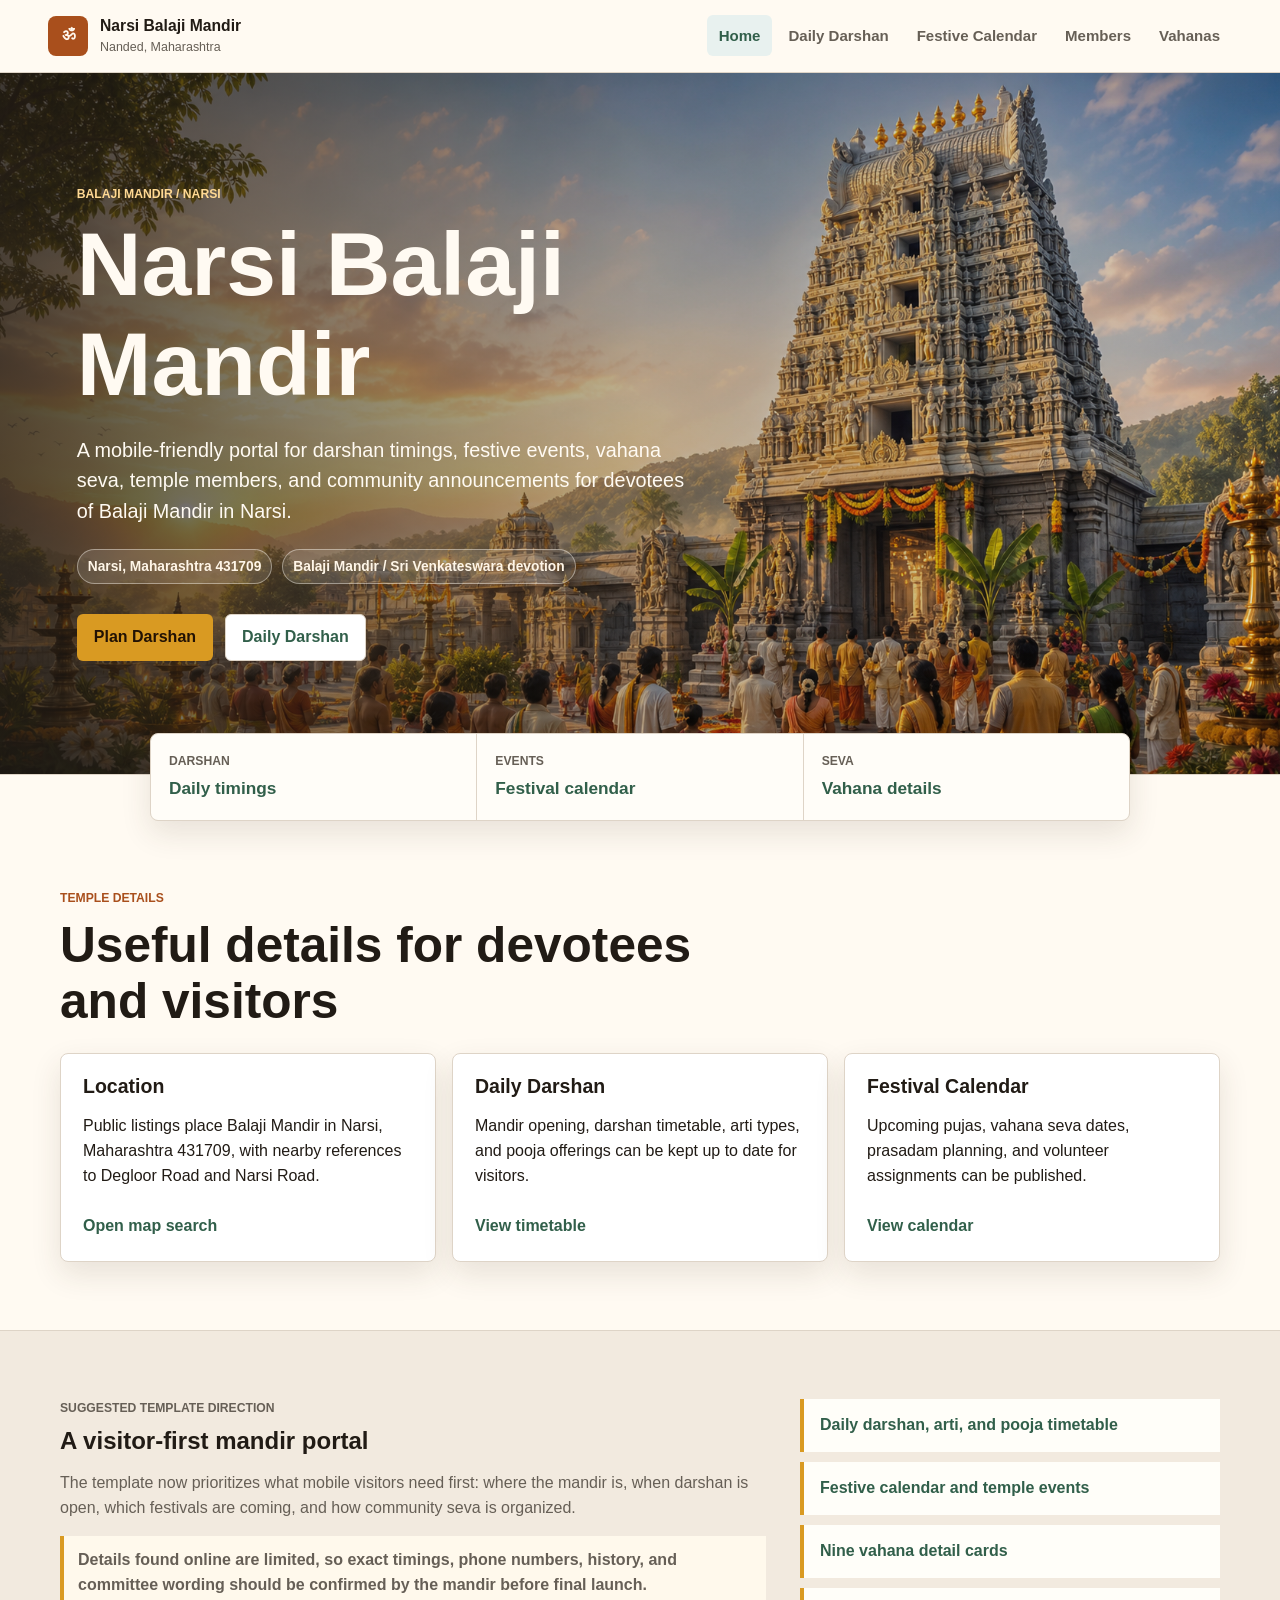
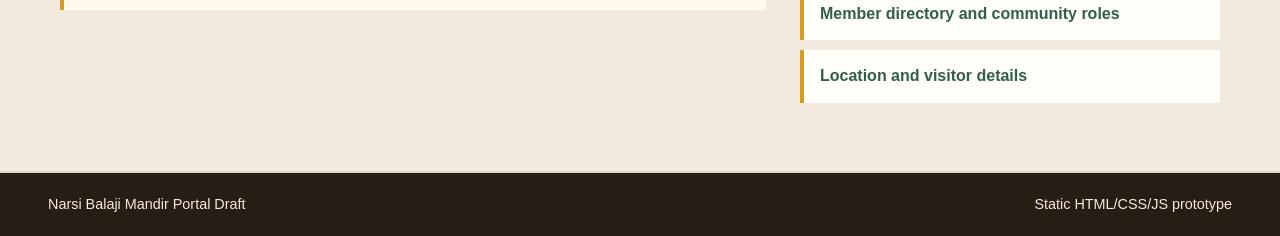
<file: index.html>
<!doctype html>
<html lang="en">
<head>
  <meta charset="utf-8">
  <meta name="viewport" content="width=device-width, initial-scale=1">
  <title>Narsi Balaji Mandir Portal</title>
  <link rel="stylesheet" href="assets/css/styles.css">
</head>
<body>
  <header class="site-header">
    <a class="brand" href="index.html" aria-label="Narsi Balaji Mandir home">
      <span class="brand-mark">ॐ</span>
      <span>
        <strong>Narsi Balaji Mandir</strong>
        <small>Nanded, Maharashtra</small>
      </span>
    </a>
    <button class="nav-toggle" type="button" aria-label="Toggle navigation" aria-expanded="false">Menu</button>
    <nav class="site-nav" aria-label="Primary navigation">
      <a href="index.html" data-nav="home">Home</a>
      <a href="daily-darshan.html" data-nav="daily-darshan">Daily Darshan</a>
      <a href="festive-calendar.html" data-nav="festive-calendar">Festive Calendar</a>
      <a href="members.html" data-nav="members">Members</a>
      <a href="vahanas.html" data-nav="vahanas">Vahanas</a>
    </nav>
  </header>

  <main>
    <section class="hero">
      <img src="assets/images/narsi-balaji-hero.png" alt="Illustration of a Balaji mandir inspired courtyard">
      <div class="hero-content">
        <p class="eyebrow">Balaji Mandir / Narsi</p>
        <h1>Narsi Balaji Mandir</h1>
        <p>
          A mobile-friendly portal for darshan timings, festive events, vahana
          seva, temple members, and community announcements for devotees of
          Balaji Mandir in Narsi.
        </p>
        <div class="hero-meta" aria-label="Temple quick facts">
          <span>Narsi, Maharashtra 431709</span>
          <span>Balaji Mandir / Sri Venkateswara devotion</span>
        </div>
        <div class="hero-actions">
          <a class="button primary" href="daily-darshan.html">Plan Darshan</a>
          <a class="button secondary" href="daily-darshan.html">Daily Darshan</a>
        </div>
      </div>
    </section>

    <section class="visitor-strip" aria-label="Visitor highlights">
      <a href="daily-darshan.html">
        <span>Darshan</span>
        <strong>Daily timings</strong>
      </a>
      <a href="festive-calendar.html">
        <span>Events</span>
        <strong>Festival calendar</strong>
      </a>
      <a href="vahanas.html">
        <span>Seva</span>
        <strong>Vahana details</strong>
      </a>
    </section>

    <section class="section" id="temple-details">
      <div class="section-heading">
        <p class="eyebrow">Temple details</p>
        <h2>Useful details for devotees and visitors</h2>
      </div>
      <div class="info-grid">
        <article class="info-panel">
          <h3>Location</h3>
          <p>Public listings place Balaji Mandir in Narsi, Maharashtra 431709, with nearby references to Degloor Road and Narsi Road.</p>
          <a class="text-link" href="https://www.google.com/maps/search/?api=1&query=Balaji%20Mandir%20Narsi%20Maharashtra%20431709" target="_blank" rel="noreferrer">Open map search</a>
        </article>
        <article class="info-panel">
          <h3>Daily Darshan</h3>
          <p>Mandir opening, darshan timetable, arti types, and pooja offerings can be kept up to date for visitors.</p>
          <a class="text-link" href="daily-darshan.html">View timetable</a>
        </article>
        <article class="info-panel">
          <h3>Festival Calendar</h3>
          <p>Upcoming pujas, vahana seva dates, prasadam planning, and volunteer assignments can be published.</p>
          <a class="text-link" href="festive-calendar.html">View calendar</a>
        </article>
      </div>
    </section>

    <section class="section split-band" id="community">
      <div>
        <p class="eyebrow">Suggested template direction</p>
        <h2>A visitor-first mandir portal</h2>
        <p>
          The template now prioritizes what mobile visitors need first: where the
          mandir is, when darshan is open, which festivals are coming, and how
          community seva is organized.
        </p>
        <p class="source-note">Details found online are limited, so exact timings, phone numbers, history, and committee wording should be confirmed by the mandir before final launch.</p>
      </div>
      <div class="module-list">
        <a href="daily-darshan.html">Daily darshan, arti, and pooja timetable</a>
        <a href="festive-calendar.html">Festive calendar and temple events</a>
        <a href="vahanas.html">Nine vahana detail cards</a>
        <a href="members.html">Member directory and community roles</a>
        <a href="index.html#temple-details">Location and visitor details</a>
      </div>
    </section>
  </main>

  <footer class="site-footer">
    <span>Narsi Balaji Mandir Portal Draft</span>
    <span>Static HTML/CSS/JS prototype</span>
  </footer>

  <script src="assets/js/app.js"></script>
</body>
</html>
</file>
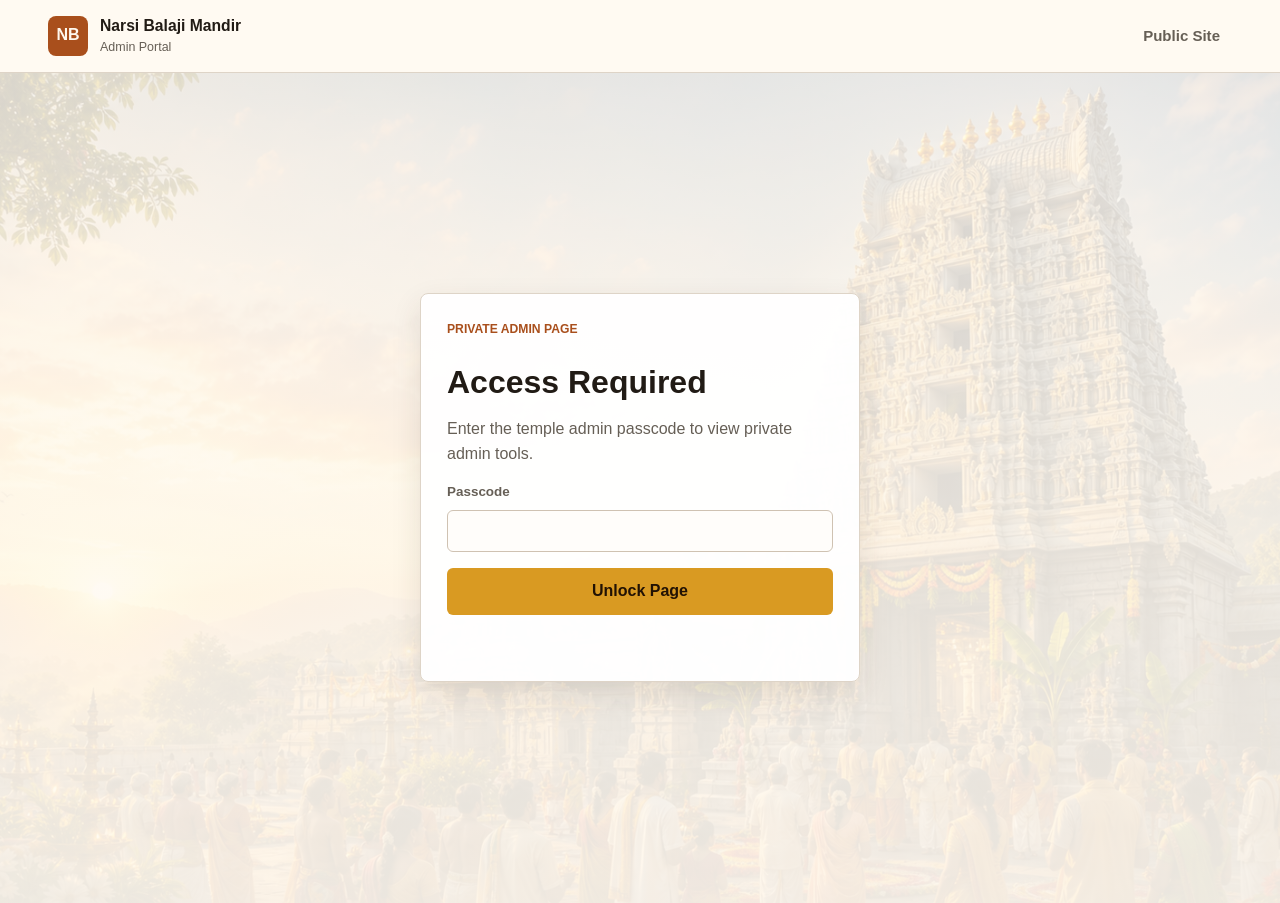
<file: admin.html>
<!doctype html>
<html lang="en">
<head>
  <meta charset="utf-8">
  <meta name="viewport" content="width=device-width, initial-scale=1">
  <title>Admin | Narsi Balaji Mandir</title>
  <link rel="stylesheet" href="assets/css/styles.css">
</head>
<body data-page="admin" data-private="true">
  <header class="site-header">
    <a class="brand" href="index.html" aria-label="Narsi Balaji Mandir home">
      <span class="brand-mark">NB</span>
      <span><strong>Narsi Balaji Mandir</strong><small>Admin Portal</small></span>
    </a>
    <button class="nav-toggle" type="button" aria-label="Toggle navigation" aria-expanded="false">Menu</button>
    <nav class="site-nav" aria-label="Admin navigation">
      <a href="index.html">Public Site</a>
    </nav>
  </header>

  <main class="page-shell admin-shell">
    <section class="page-title">
      <p class="eyebrow">Private admin</p>
      <h1>Mandir Content Manager</h1>
      <p>Add, edit, or delete festive calendar events, darshan highlights, timetable rows, arti types, and pooja offerings shown on the public pages.</p>
    </section>

    <section class="admin-tabs" aria-label="Admin sections">
      <a href="#eventsAdmin">Events</a>
      <a href="#highlightsAdmin">Timings</a>
      <a href="#scheduleAdmin">Darshan Table</a>
      <a href="#artiAdmin">Artis</a>
      <a href="#poojaAdmin">Poojas</a>
    </section>

    <section id="eventsAdmin" class="admin-section">
      <div class="section-heading">
        <p class="eyebrow">Festive calendar</p>
        <h2>Manage events</h2>
      </div>
      <form id="adminEventForm" class="form-panel">
        <input id="adminEventId" type="hidden">
        <div class="form-grid">
          <label>Event name<input id="adminEventName" type="text" required></label>
          <label>Date<input id="adminEventDate" type="date" required></label>
          <label>Time<input id="adminEventTime" type="text" placeholder="Example: 6:30 PM"></label>
          <label>
            Type
            <select id="adminEventType" required>
              <option value="Festival">Festival</option>
              <option value="Pooja">Pooja</option>
              <option value="Seva">Seva</option>
              <option value="Community">Community</option>
            </select>
          </label>
        </div>
        <label>Details<textarea id="adminEventDetails" rows="4" required></textarea></label>
        <div class="admin-actions">
          <button class="button primary" type="submit">Save Event</button>
          <button id="resetEventForm" class="button secondary" type="button">Clear</button>
        </div>
      </form>
      <div id="adminEventList" class="admin-list" aria-live="polite"></div>
    </section>

    <section id="highlightsAdmin" class="admin-section">
      <div class="section-heading">
        <p class="eyebrow">Top timing cards</p>
        <h2>Manage darshan highlights</h2>
      </div>
      <form id="adminHighlightForm" class="form-panel">
        <input id="adminHighlightId" type="hidden">
        <div class="form-grid">
          <label>Label<input id="adminHighlightLabel" type="text" placeholder="Opening" required></label>
          <label>Main timing<input id="adminHighlightValue" type="text" placeholder="5:30 AM" required></label>
        </div>
        <label>Description<textarea id="adminHighlightDescription" rows="3" required></textarea></label>
        <div class="admin-actions">
          <button class="button primary" type="submit">Save Timing</button>
          <button id="resetHighlightForm" class="button secondary" type="button">Clear</button>
        </div>
      </form>
      <div id="adminHighlightList" class="admin-list" aria-live="polite"></div>
    </section>

    <section id="scheduleAdmin" class="admin-section">
      <div class="section-heading">
        <p class="eyebrow">Daily darshan</p>
        <h2>Manage timetable rows</h2>
      </div>
      <form id="adminScheduleForm" class="form-panel">
        <input id="adminScheduleId" type="hidden">
        <div class="form-grid">
          <label>Time<input id="adminScheduleTime" type="text" placeholder="6:30 AM - 12:30 PM" required></label>
          <label>Activity<input id="adminScheduleActivity" type="text" placeholder="Morning Darshan" required></label>
        </div>
        <label>Details<textarea id="adminScheduleDetails" rows="3" required></textarea></label>
        <div class="admin-actions">
          <button class="button primary" type="submit">Save Timetable Row</button>
          <button id="resetScheduleForm" class="button secondary" type="button">Clear</button>
        </div>
      </form>
      <div id="adminScheduleList" class="admin-list" aria-live="polite"></div>
    </section>

    <section id="artiAdmin" class="admin-section">
      <div class="section-heading">
        <p class="eyebrow">Arti types</p>
        <h2>Manage artis</h2>
      </div>
      <form id="adminArtiForm" class="form-panel">
        <input id="adminArtiId" type="hidden">
        <label>Arti name<input id="adminArtiName" type="text" placeholder="Sandhya Arti" required></label>
        <label>Description<textarea id="adminArtiDescription" rows="3" required></textarea></label>
        <div class="admin-actions">
          <button class="button primary" type="submit">Save Arti</button>
          <button id="resetArtiForm" class="button secondary" type="button">Clear</button>
        </div>
      </form>
      <div id="adminArtiList" class="admin-list" aria-live="polite"></div>
    </section>

    <section id="poojaAdmin" class="admin-section">
      <div class="section-heading">
        <p class="eyebrow">Poojas and seva</p>
        <h2>Manage pooja offerings</h2>
      </div>
      <form id="adminPoojaForm" class="form-panel">
        <input id="adminPoojaId" type="hidden">
        <label>Pooja name<input id="adminPoojaName" type="text" placeholder="Archana" required></label>
        <label>Description<textarea id="adminPoojaDescription" rows="3" required></textarea></label>
        <div class="admin-actions">
          <button class="button primary" type="submit">Save Pooja</button>
          <button id="resetPoojaForm" class="button secondary" type="button">Clear</button>
        </div>
      </form>
      <div id="adminPoojaList" class="admin-list" aria-live="polite"></div>
    </section>
  </main>

  <footer class="site-footer">
    <span>Narsi Balaji Mandir Admin Draft</span>
    <span>Static browser-storage prototype</span>
  </footer>

  <script src="assets/js/app.js"></script>
</body>
</html>
</file>
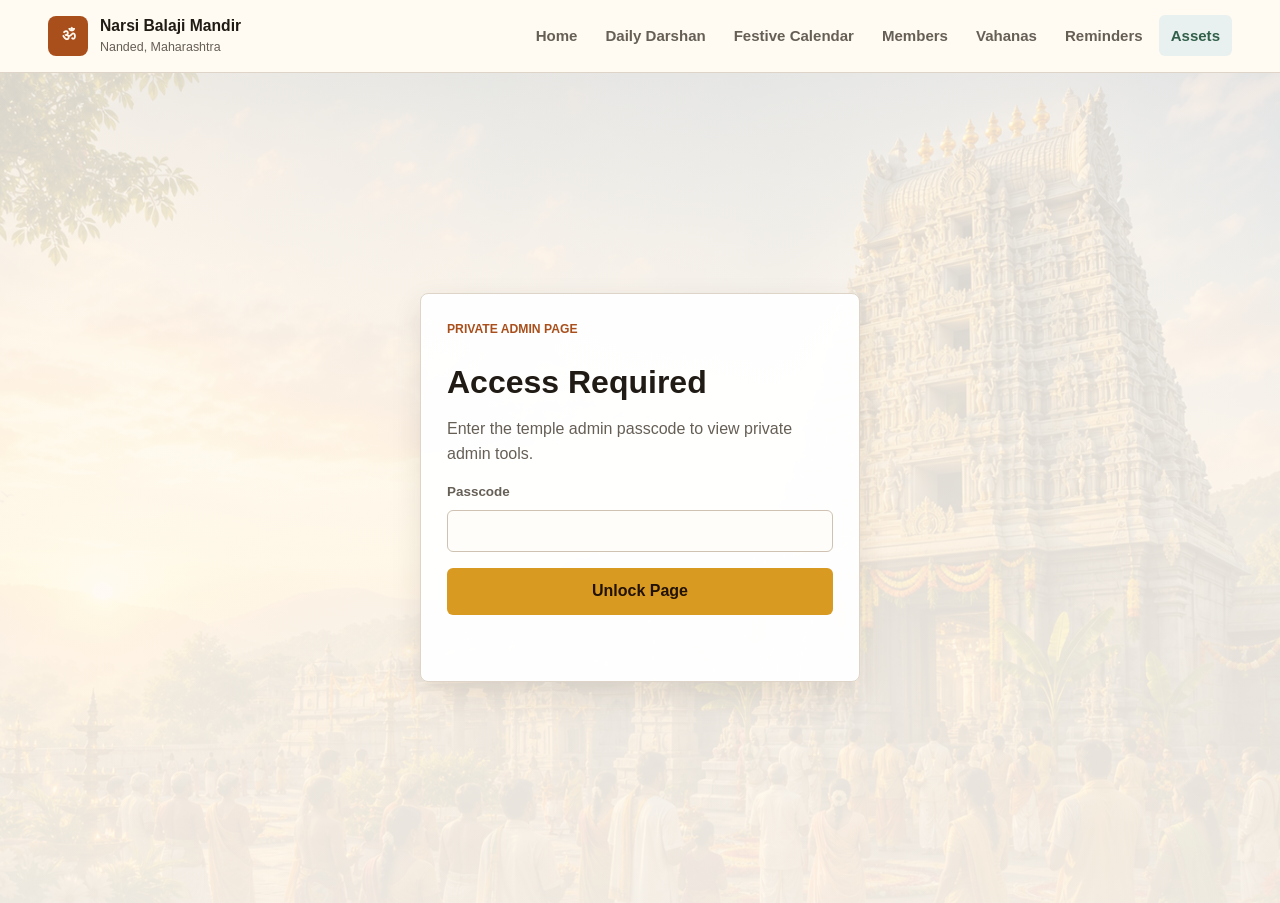
<file: assets.html>
<!doctype html>
<html lang="en">
<head>
  <meta charset="utf-8">
  <meta name="viewport" content="width=device-width, initial-scale=1">
  <title>Asset Declaration | Narsi Balaji Mandir</title>
  <link rel="stylesheet" href="assets/css/styles.css">
</head>
<body data-page="assets" data-private="true">
  <header class="site-header">
    <a class="brand" href="index.html" aria-label="Narsi Balaji Mandir home">
      <span class="brand-mark">ॐ</span>
      <span><strong>Narsi Balaji Mandir</strong><small>Nanded, Maharashtra</small></span>
    </a>
    <button class="nav-toggle" type="button" aria-label="Toggle navigation" aria-expanded="false">Menu</button>
    <nav class="site-nav" aria-label="Primary navigation">
      <a href="index.html" data-nav="home">Home</a>
      <a href="daily-darshan.html" data-nav="daily-darshan">Daily Darshan</a>
      <a href="festive-calendar.html" data-nav="festive-calendar">Festive Calendar</a>
      <a href="members.html" data-nav="members">Members</a>
      <a href="vahanas.html" data-nav="vahanas">Vahanas</a>
      <a href="reminders.html" data-nav="reminders">Reminders</a>
      <a href="assets.html" data-nav="assets">Assets</a>
    </nav>
  </header>

  <main class="page-shell">
    <section class="page-title">
      <p class="eyebrow">Temple asset records</p>
      <h1>Asset Declaration</h1>
      <p>Private admin page for member asset declarations, including temple-related donations, equipment, documents, or materials. Records are saved locally in this prototype.</p>
    </section>

    <section class="two-column">
      <form id="assetForm" class="form-panel">
        <h2>Declare an asset</h2>
        <label>
          Declared by
          <select id="assetMember" required></select>
        </label>
        <label>
          Asset type
          <select id="assetType" required>
            <option value="Jewellery">Jewellery</option>
            <option value="Vastra">Vastra</option>
            <option value="Utensils">Utensils</option>
            <option value="Documents">Documents</option>
            <option value="Equipment">Equipment</option>
            <option value="Other">Other</option>
          </select>
        </label>
        <label>
          Asset name
          <input id="assetName" type="text" placeholder="Example: Silver lamp" required>
        </label>
        <label>
          Estimated value
          <input id="assetValue" type="number" min="0" step="1" placeholder="Amount">
        </label>
        <label>
          Notes
          <textarea id="assetNotes" rows="4" placeholder="Condition, location, document reference"></textarea>
        </label>
        <button class="button primary" type="submit">Save Declaration</button>
      </form>

      <aside class="notice-panel">
        <h2>Private records</h2>
        <p>This draft has a local access gate. For real use, PHP login, server-side permissions, approval status, document uploads, and an audit log should be added.</p>
        <button id="exportAssets" class="button secondary" type="button">Export JSON</button>
      </aside>
    </section>

    <section class="section compact">
      <div class="section-heading">
        <p class="eyebrow">Local records</p>
        <h2>Declared assets</h2>
      </div>
      <div class="table-wrap">
        <table>
          <thead>
            <tr>
              <th>Member</th>
              <th>Type</th>
              <th>Asset</th>
              <th>Value</th>
              <th>Notes</th>
            </tr>
          </thead>
          <tbody id="assetTable"></tbody>
        </table>
      </div>
    </section>
  </main>

  <footer class="site-footer">
    <span>Narsi Balaji Mandir Portal Draft</span>
    <span>Prototype storage uses this browser only</span>
  </footer>

  <script src="assets/js/app.js"></script>
</body>
</html>
</file>
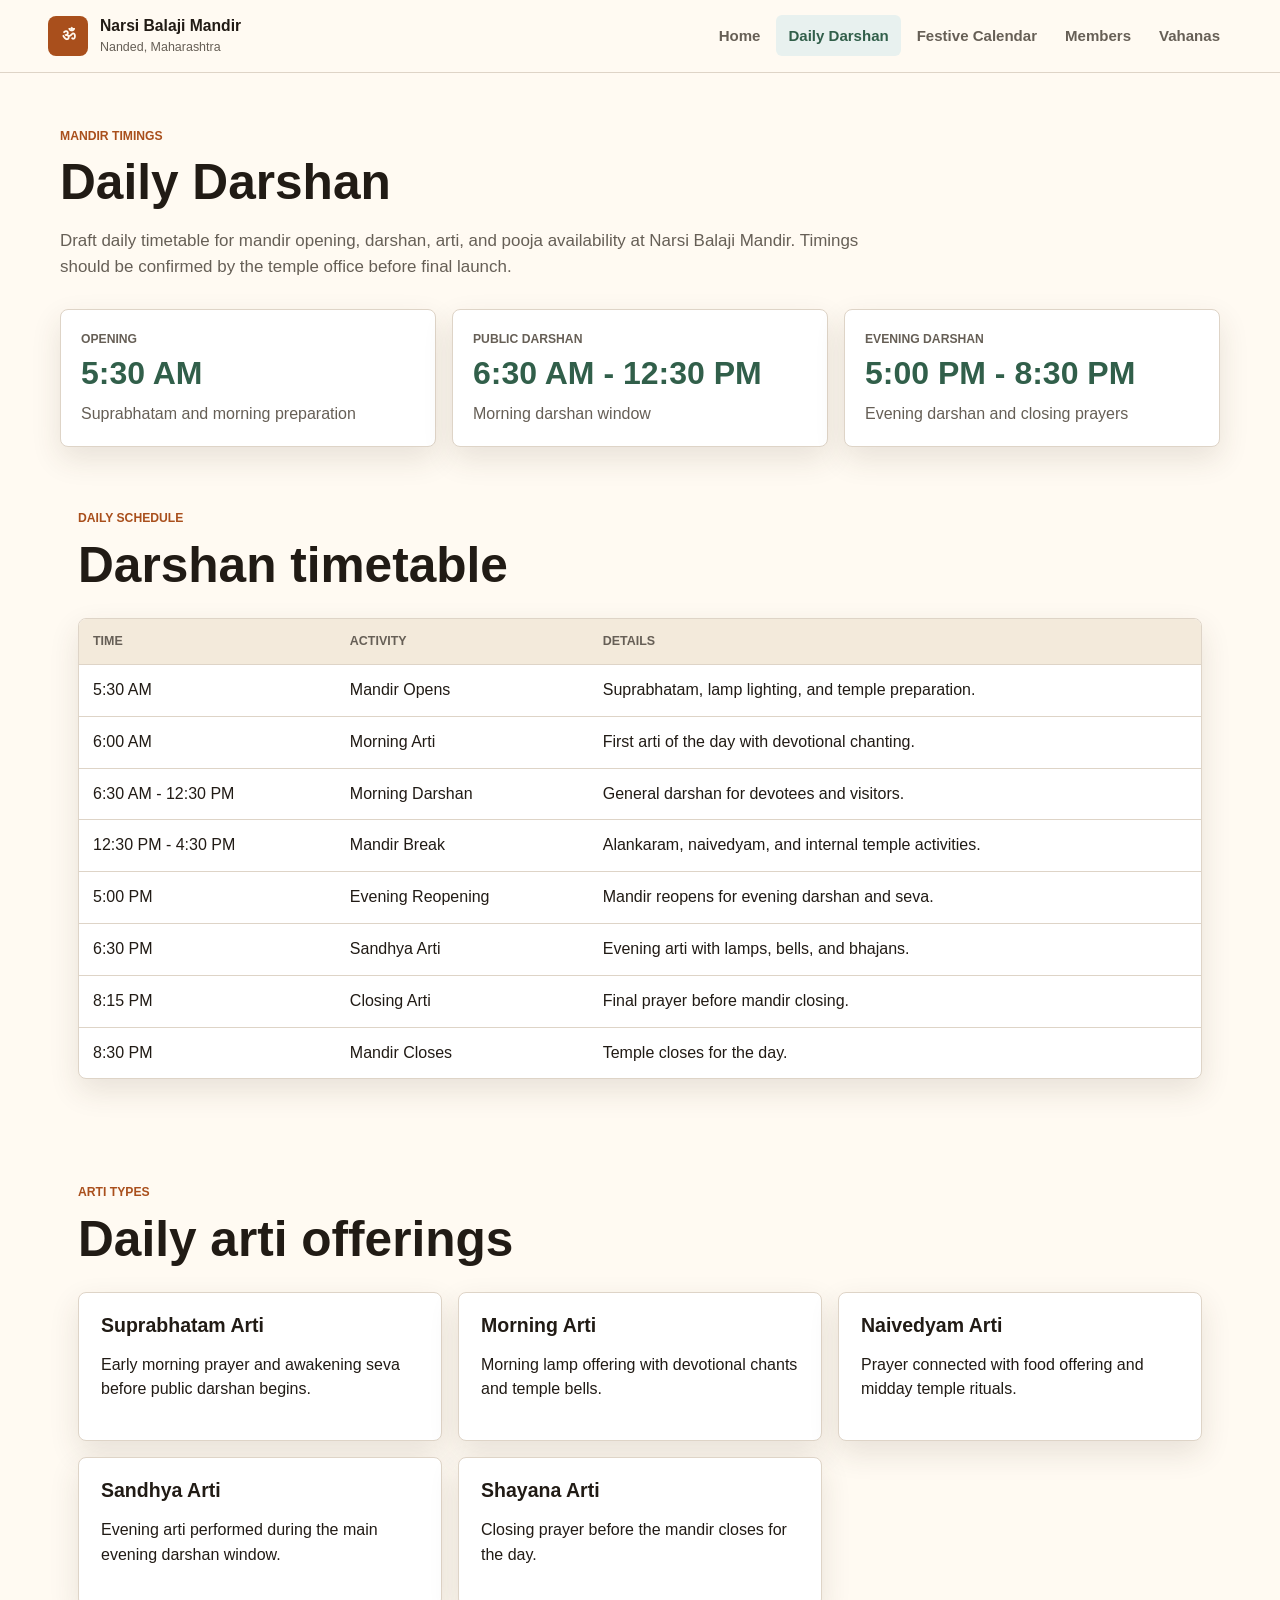
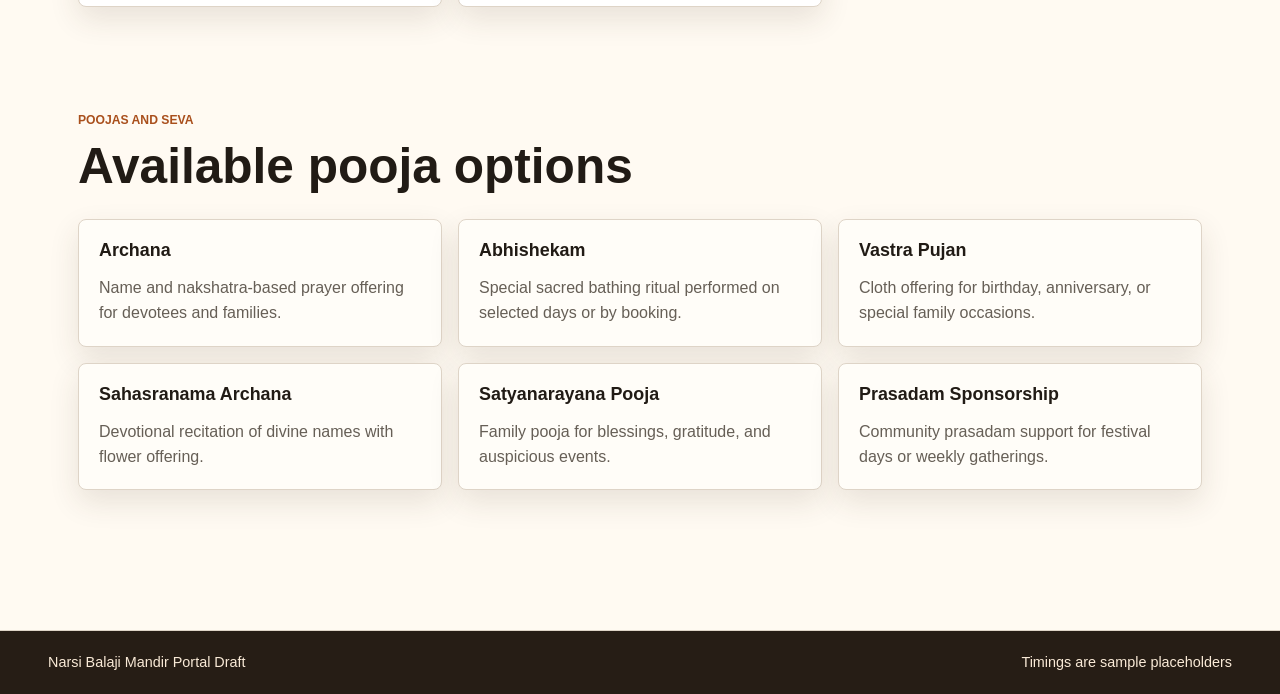
<file: daily-darshan.html>
<!doctype html>
<html lang="en">
<head>
  <meta charset="utf-8">
  <meta name="viewport" content="width=device-width, initial-scale=1">
  <title>Daily Darshan | Narsi Balaji Mandir</title>
  <link rel="stylesheet" href="assets/css/styles.css">
</head>
<body data-page="daily-darshan">
  <header class="site-header">
    <a class="brand" href="index.html" aria-label="Narsi Balaji Mandir home">
      <span class="brand-mark">ॐ</span>
      <span><strong>Narsi Balaji Mandir</strong><small>Nanded, Maharashtra</small></span>
    </a>
    <button class="nav-toggle" type="button" aria-label="Toggle navigation" aria-expanded="false">Menu</button>
    <nav class="site-nav" aria-label="Primary navigation">
      <a href="index.html" data-nav="home">Home</a>
      <a href="daily-darshan.html" data-nav="daily-darshan">Daily Darshan</a>
      <a href="festive-calendar.html" data-nav="festive-calendar">Festive Calendar</a>
      <a href="members.html" data-nav="members">Members</a>
      <a href="vahanas.html" data-nav="vahanas">Vahanas</a>
    </nav>
  </header>

  <main class="page-shell">
    <section class="page-title">
      <p class="eyebrow">Mandir timings</p>
      <h1>Daily Darshan</h1>
      <p>Draft daily timetable for mandir opening, darshan, arti, and pooja availability at Narsi Balaji Mandir. Timings should be confirmed by the temple office before final launch.</p>
    </section>

    <section id="darshanHighlights" class="schedule-summary" aria-label="Mandir opening summary"></section>

    <section class="section compact">
      <div class="section-heading">
        <p class="eyebrow">Daily schedule</p>
        <h2>Darshan timetable</h2>
      </div>
      <div class="table-wrap">
        <table class="darshan-table">
          <thead>
            <tr>
              <th>Time</th>
              <th>Activity</th>
              <th>Details</th>
            </tr>
          </thead>
          <tbody id="darshanTableBody"></tbody>
        </table>
      </div>
    </section>

    <section class="section compact">
      <div class="section-heading">
        <p class="eyebrow">Arti types</p>
        <h2>Daily arti offerings</h2>
      </div>
      <div id="artiGrid" class="darshan-grid"></div>
    </section>

    <section class="section compact">
      <div class="section-heading">
        <p class="eyebrow">Poojas and seva</p>
        <h2>Available pooja options</h2>
      </div>
      <div id="poojaGrid" class="pooja-grid"></div>
    </section>
  </main>

  <footer class="site-footer">
    <span>Narsi Balaji Mandir Portal Draft</span>
    <span>Timings are sample placeholders</span>
  </footer>

  <script src="assets/js/app.js"></script>
</body>
</html>
</file>
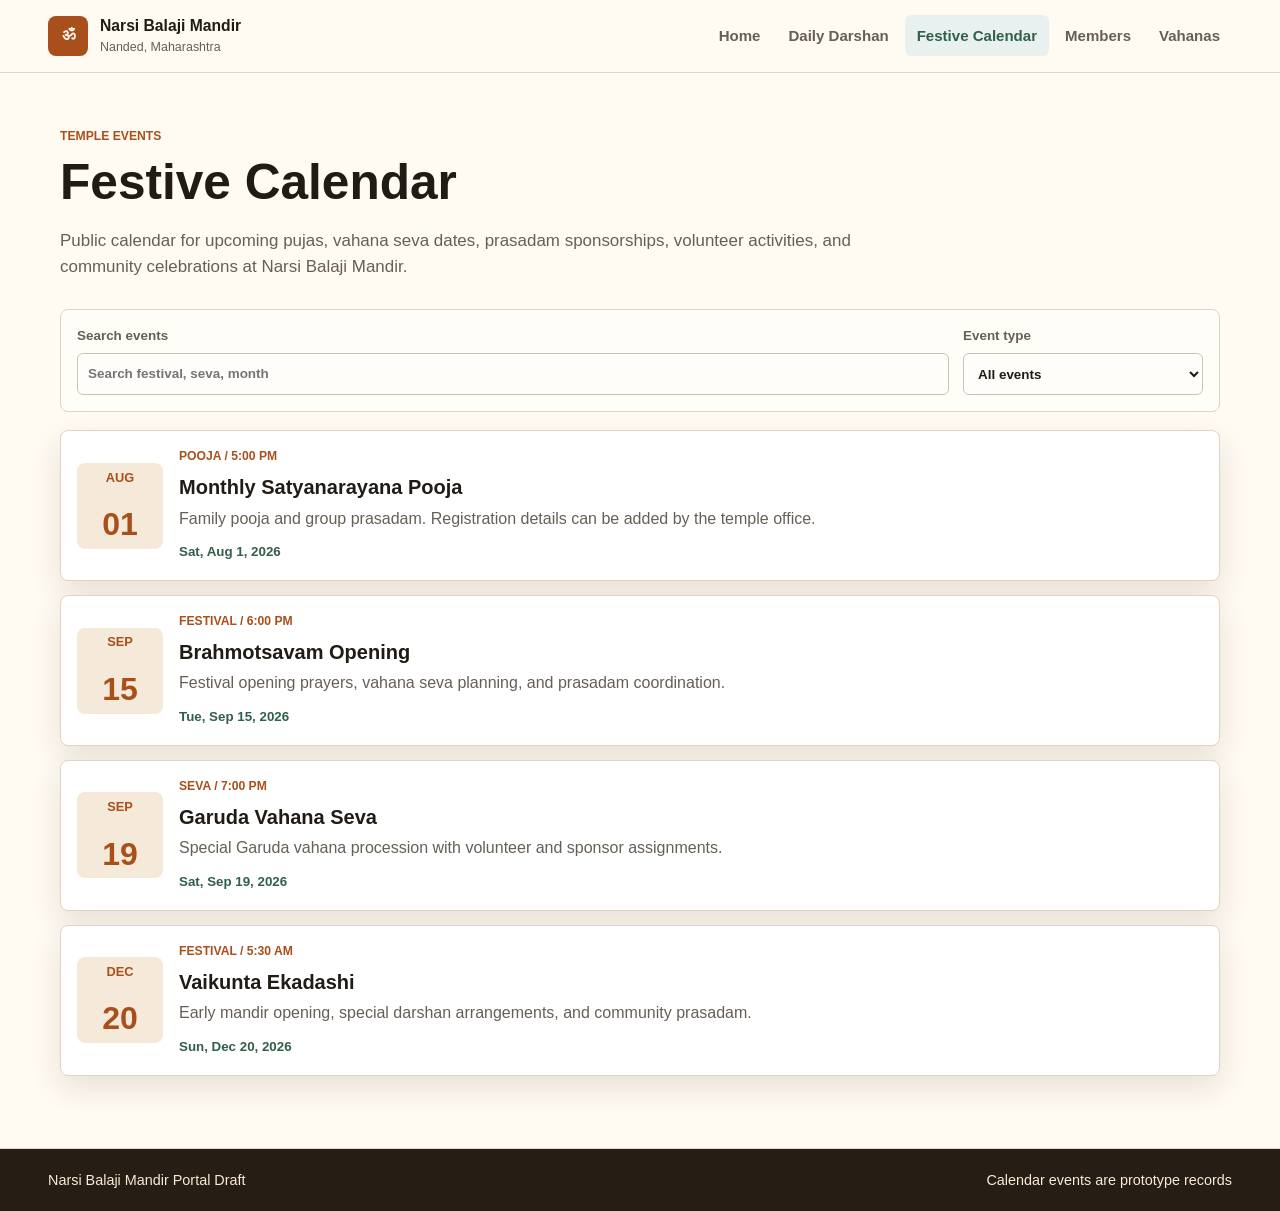
<file: festive-calendar.html>
<!doctype html>
<html lang="en">
<head>
  <meta charset="utf-8">
  <meta name="viewport" content="width=device-width, initial-scale=1">
  <title>Festive Calendar | Narsi Balaji Mandir</title>
  <link rel="stylesheet" href="assets/css/styles.css">
</head>
<body data-page="festive-calendar">
  <header class="site-header">
    <a class="brand" href="index.html" aria-label="Narsi Balaji Mandir home">
      <span class="brand-mark">ॐ</span>
      <span><strong>Narsi Balaji Mandir</strong><small>Nanded, Maharashtra</small></span>
    </a>
    <button class="nav-toggle" type="button" aria-label="Toggle navigation" aria-expanded="false">Menu</button>
    <nav class="site-nav" aria-label="Primary navigation">
      <a href="index.html" data-nav="home">Home</a>
      <a href="daily-darshan.html" data-nav="daily-darshan">Daily Darshan</a>
      <a href="festive-calendar.html" data-nav="festive-calendar">Festive Calendar</a>
      <a href="members.html" data-nav="members">Members</a>
      <a href="vahanas.html" data-nav="vahanas">Vahanas</a>
    </nav>
  </header>

  <main class="page-shell">
    <section class="page-title">
      <p class="eyebrow">Temple events</p>
      <h1>Festive Calendar</h1>
      <p>Public calendar for upcoming pujas, vahana seva dates, prasadam sponsorships, volunteer activities, and community celebrations at Narsi Balaji Mandir.</p>
    </section>

    <section class="toolbar calendar-toolbar" aria-label="Festival filters">
      <label>
        Search events
        <input id="eventSearch" type="search" placeholder="Search festival, seva, month">
      </label>
      <label>
        Event type
        <select id="eventTypeFilter">
          <option value="all">All events</option>
          <option value="Festival">Festival</option>
          <option value="Pooja">Pooja</option>
          <option value="Seva">Seva</option>
          <option value="Community">Community</option>
        </select>
      </label>
    </section>

    <section id="eventGrid" class="event-grid" aria-live="polite"></section>
  </main>

  <footer class="site-footer">
    <span>Narsi Balaji Mandir Portal Draft</span>
    <span>Calendar events are prototype records</span>
  </footer>

  <script src="assets/js/app.js"></script>
</body>
</html>
</file>
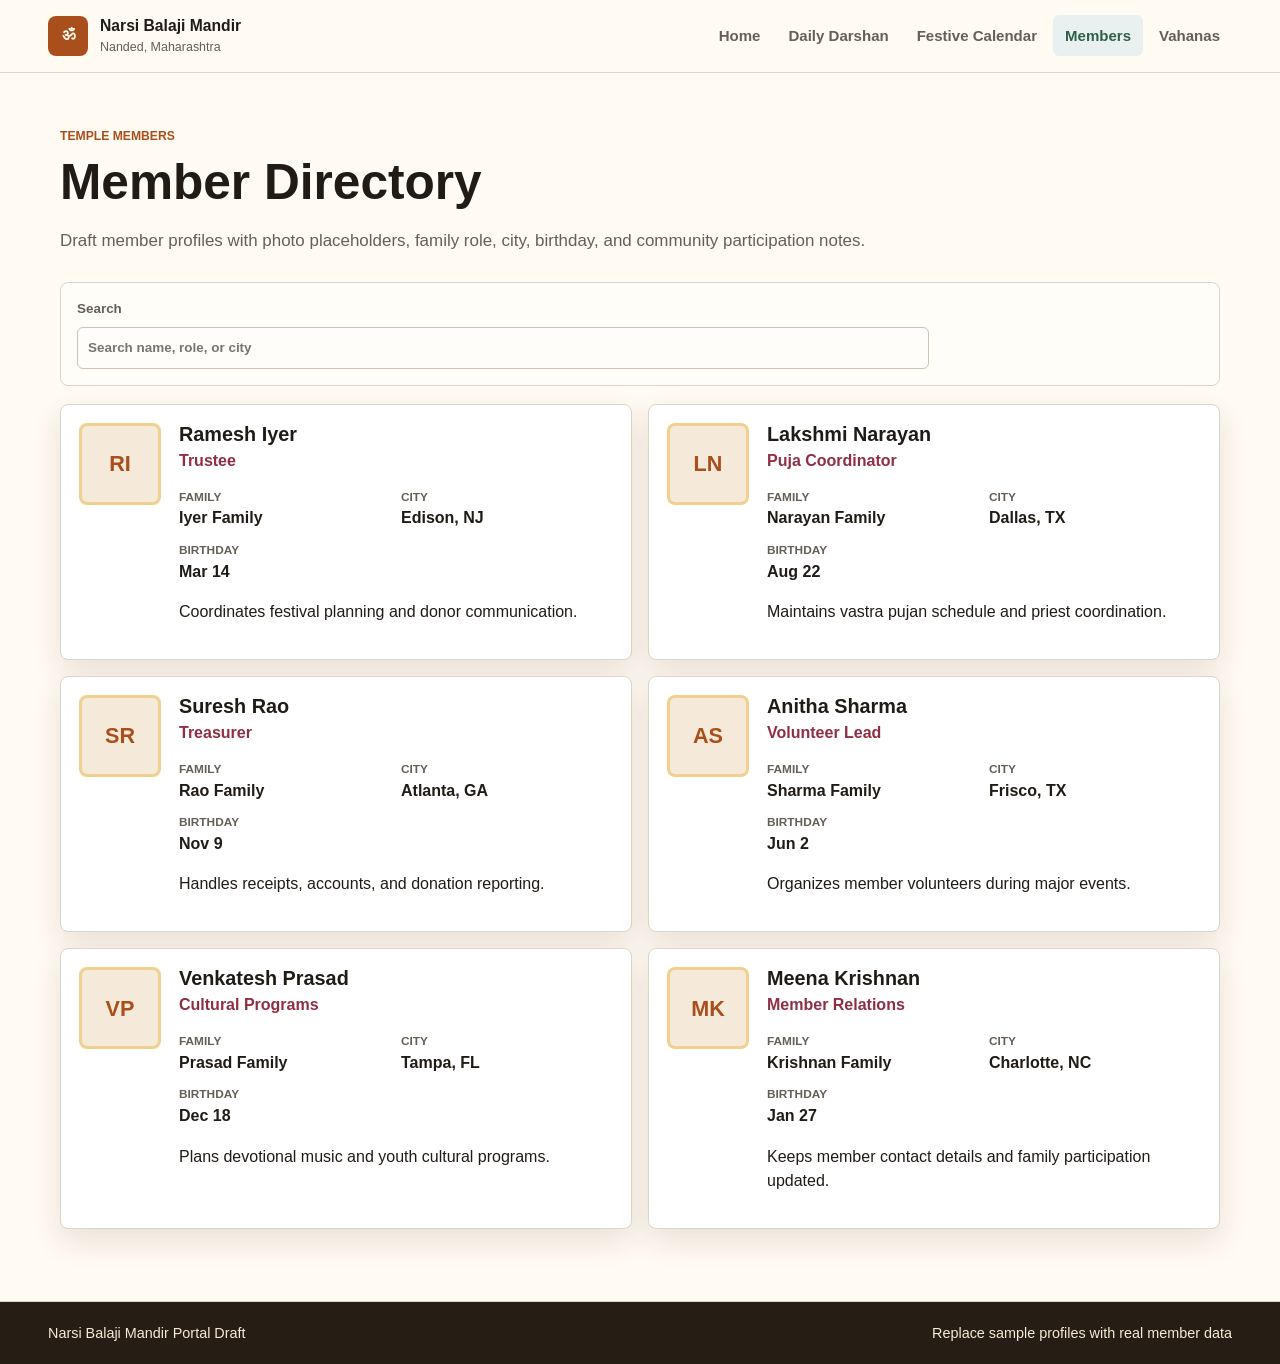
<file: members.html>
<!doctype html>
<html lang="en">
<head>
  <meta charset="utf-8">
  <meta name="viewport" content="width=device-width, initial-scale=1">
  <title>Temple Members | Narsi Balaji Mandir</title>
  <link rel="stylesheet" href="assets/css/styles.css">
</head>
<body data-page="members">
  <header class="site-header">
    <a class="brand" href="index.html" aria-label="Narsi Balaji Mandir home">
      <span class="brand-mark">ॐ</span>
      <span><strong>Narsi Balaji Mandir</strong><small>Nanded, Maharashtra</small></span>
    </a>
    <button class="nav-toggle" type="button" aria-label="Toggle navigation" aria-expanded="false">Menu</button>
    <nav class="site-nav" aria-label="Primary navigation">
      <a href="index.html" data-nav="home">Home</a>
      <a href="daily-darshan.html" data-nav="daily-darshan">Daily Darshan</a>
      <a href="festive-calendar.html" data-nav="festive-calendar">Festive Calendar</a>
      <a href="members.html" data-nav="members">Members</a>
      <a href="vahanas.html" data-nav="vahanas">Vahanas</a>
    </nav>
  </header>

  <main class="page-shell">
    <section class="page-title">
      <p class="eyebrow">Temple members</p>
      <h1>Member Directory</h1>
      <p>Draft member profiles with photo placeholders, family role, city, birthday, and community participation notes.</p>
    </section>

    <section class="toolbar" aria-label="Member filters">
      <label>
        Search
        <input id="memberSearch" type="search" placeholder="Search name, role, or city">
      </label>
    </section>

    <section id="memberGrid" class="member-grid" aria-live="polite"></section>
  </main>

  <footer class="site-footer">
    <span>Narsi Balaji Mandir Portal Draft</span>
    <span>Replace sample profiles with real member data</span>
  </footer>

  <script src="assets/js/app.js"></script>
</body>
</html>
</file>
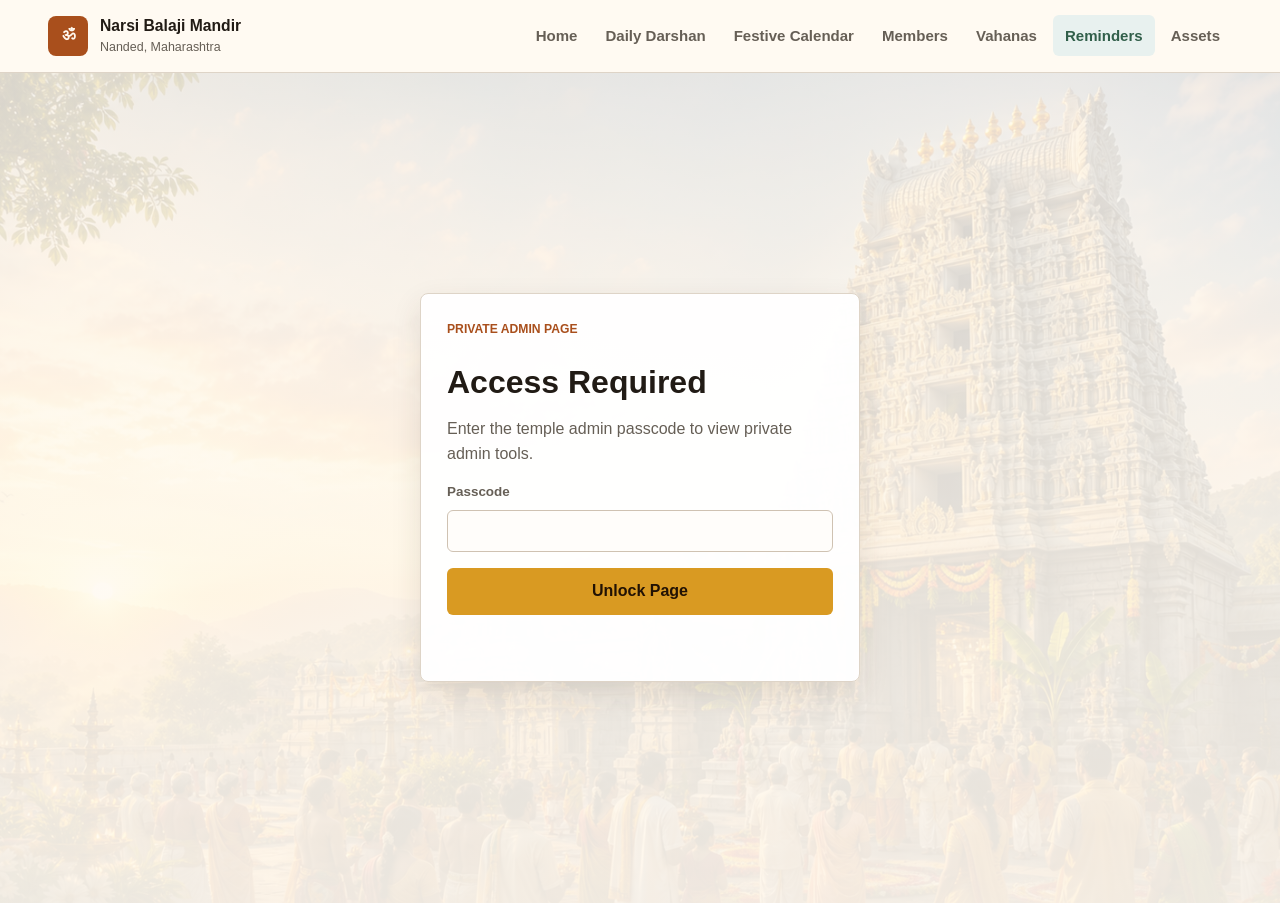
<file: reminders.html>
<!doctype html>
<html lang="en">
<head>
  <meta charset="utf-8">
  <meta name="viewport" content="width=device-width, initial-scale=1">
  <title>Birthday Reminders | Narsi Balaji Mandir</title>
  <link rel="stylesheet" href="assets/css/styles.css">
</head>
<body data-page="reminders" data-private="true">
  <header class="site-header">
    <a class="brand" href="index.html" aria-label="Narsi Balaji Mandir home">
      <span class="brand-mark">ॐ</span>
      <span><strong>Narsi Balaji Mandir</strong><small>Nanded, Maharashtra</small></span>
    </a>
    <button class="nav-toggle" type="button" aria-label="Toggle navigation" aria-expanded="false">Menu</button>
    <nav class="site-nav" aria-label="Primary navigation">
      <a href="index.html" data-nav="home">Home</a>
      <a href="daily-darshan.html" data-nav="daily-darshan">Daily Darshan</a>
      <a href="festive-calendar.html" data-nav="festive-calendar">Festive Calendar</a>
      <a href="members.html" data-nav="members">Members</a>
      <a href="vahanas.html" data-nav="vahanas">Vahanas</a>
      <a href="reminders.html" data-nav="reminders">Reminders</a>
      <a href="assets.html" data-nav="assets">Assets</a>
    </nav>
  </header>

  <main class="page-shell">
    <section class="page-title">
      <p class="eyebrow">Vastra pujan reminders</p>
      <h1>Birthday Reminder Planner</h1>
      <p>Private admin page for annual WhatsApp or SMS birthday reminders for vastra pujan. Save one rule per member and the portal will calculate the next reminder date every year.</p>
    </section>

    <section class="two-column">
      <form id="reminderForm" class="form-panel">
        <h2>Create annual reminder rule</h2>
        <label>
          Member
          <select id="reminderMember" required></select>
        </label>
        <label>
          Channel
          <select id="reminderChannel" required>
            <option value="whatsapp">WhatsApp</option>
            <option value="sms">Text SMS</option>
          </select>
        </label>
        <label>
          Reminder timing
          <select id="reminderTiming" required>
            <option value="7">7 days before birthday</option>
            <option value="3">3 days before birthday</option>
            <option value="1">1 day before birthday</option>
            <option value="0">On birthday morning</option>
          </select>
        </label>
        <label>
          Message
          <textarea id="reminderMessage" rows="5" required></textarea>
        </label>
        <button class="button primary" type="submit">Save Annual Rule</button>
      </form>

      <aside class="notice-panel">
        <h2>Automation design</h2>
        <p>Final sending needs a PHP cron job and a paid gateway. This page stores annual rules and shows the next due reminder date for each member.</p>
        <ul class="plain-list">
          <li>Save once: the rule repeats every birthday year.</li>
          <li>Daily cron: checks rules due today.</li>
          <li>Provider: sends through WhatsApp or SMS.</li>
          <li>Logs: records success, failure, and next date.</li>
        </ul>
        <button id="runReminderCheck" class="button secondary" type="button">Check Due Today</button>
        <div id="dueCheckResult" class="mini-result" aria-live="polite"></div>
      </aside>
    </section>

    <section class="section compact">
      <div class="section-heading">
        <p class="eyebrow">Annual automation</p>
        <h2>Saved reminder rules</h2>
      </div>
      <div id="reminderOutput" class="reminder-output" aria-live="polite"></div>
    </section>
  </main>

  <footer class="site-footer">
    <span>Narsi Balaji Mandir Portal Draft</span>
    <span>Automated sending will require backend setup</span>
  </footer>

  <script src="assets/js/app.js"></script>
</body>
</html>
</file>
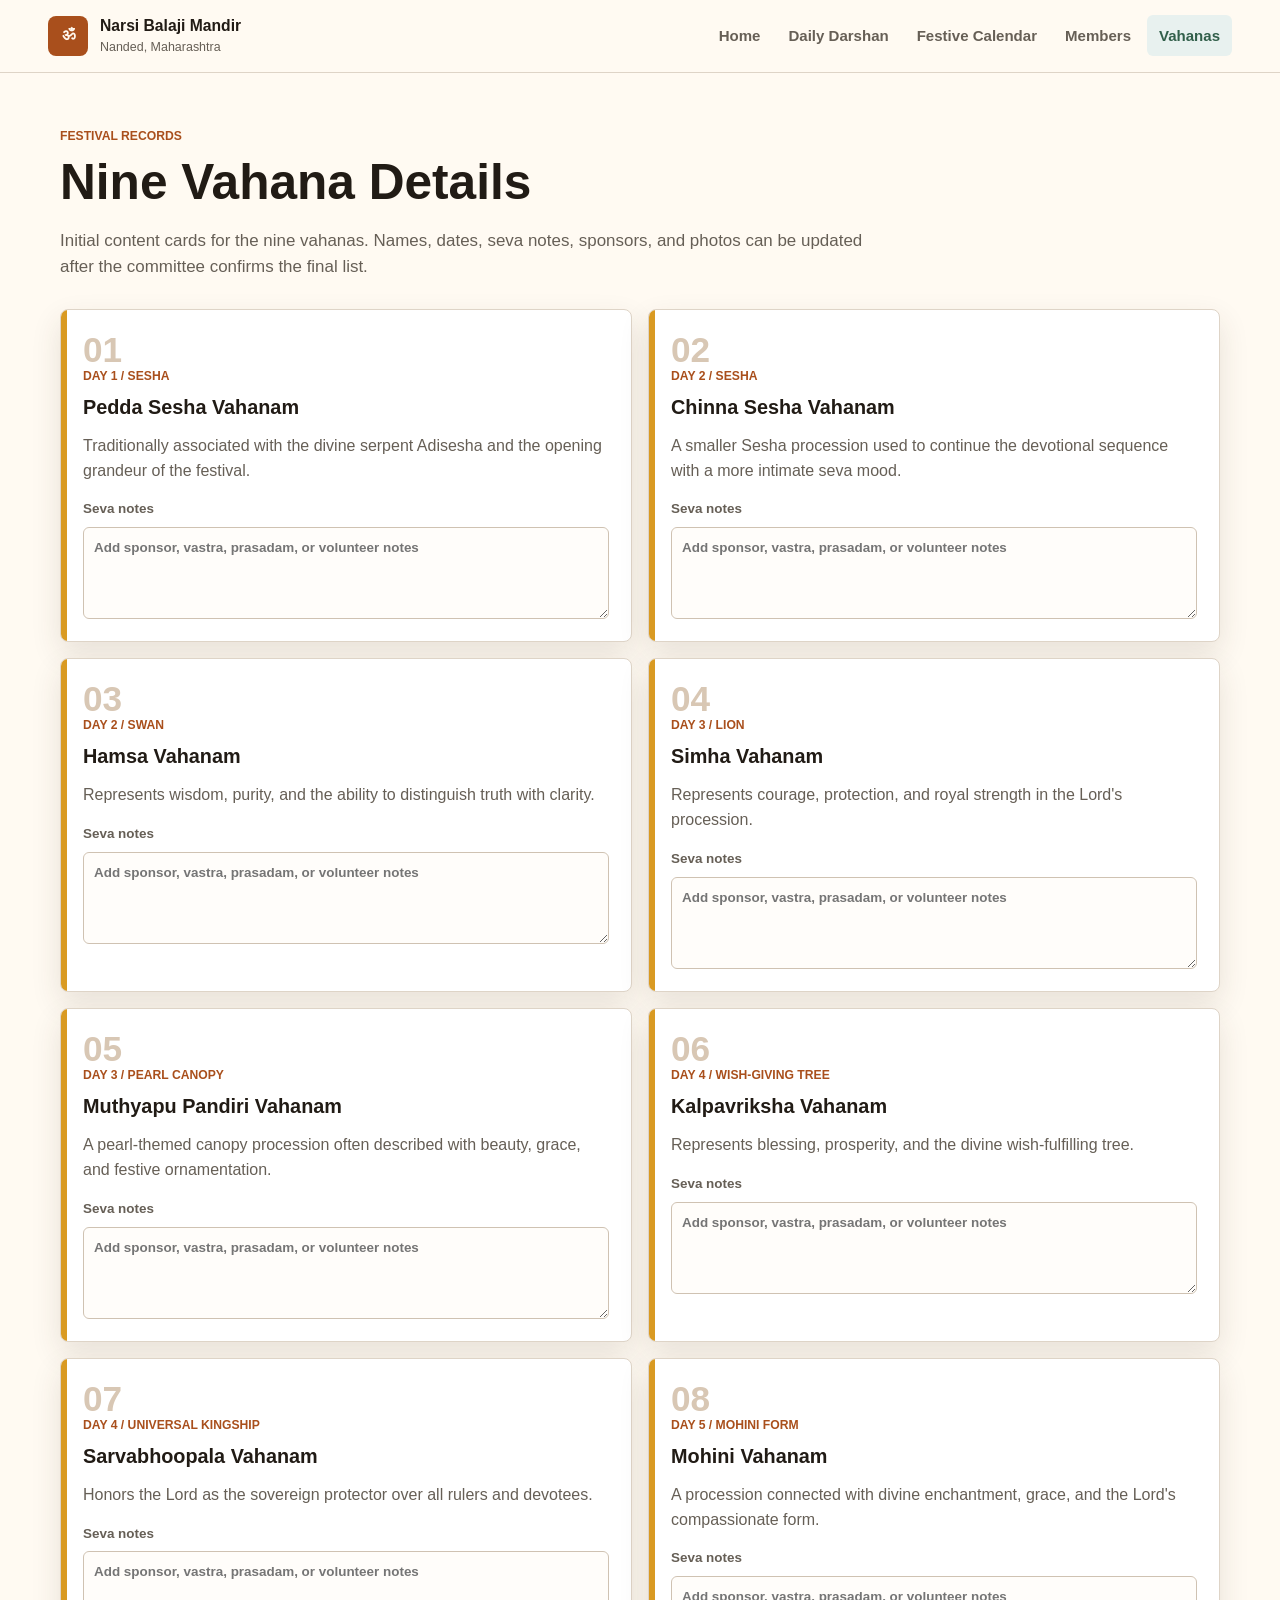
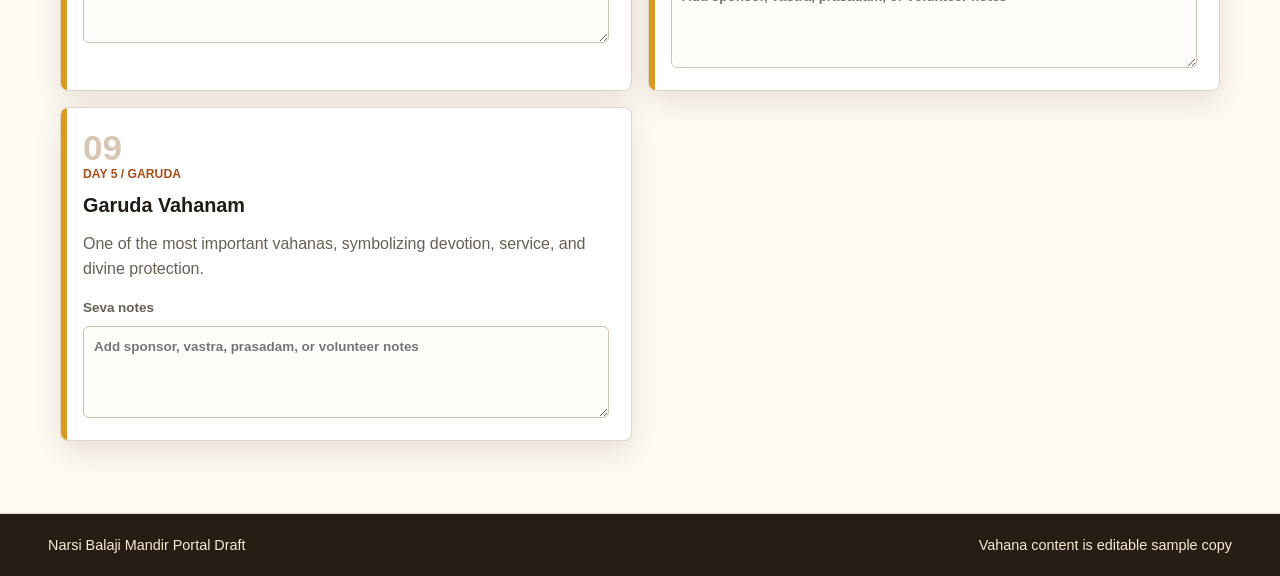
<file: vahanas.html>
<!doctype html>
<html lang="en">
<head>
  <meta charset="utf-8">
  <meta name="viewport" content="width=device-width, initial-scale=1">
  <title>Vahanas | Narsi Balaji Mandir</title>
  <link rel="stylesheet" href="assets/css/styles.css">
</head>
<body data-page="vahanas">
  <header class="site-header">
    <a class="brand" href="index.html" aria-label="Narsi Balaji Mandir home">
      <span class="brand-mark">ॐ</span>
      <span><strong>Narsi Balaji Mandir</strong><small>Nanded, Maharashtra</small></span>
    </a>
    <button class="nav-toggle" type="button" aria-label="Toggle navigation" aria-expanded="false">Menu</button>
    <nav class="site-nav" aria-label="Primary navigation">
      <a href="index.html" data-nav="home">Home</a>
      <a href="daily-darshan.html" data-nav="daily-darshan">Daily Darshan</a>
      <a href="festive-calendar.html" data-nav="festive-calendar">Festive Calendar</a>
      <a href="members.html" data-nav="members">Members</a>
      <a href="vahanas.html" data-nav="vahanas">Vahanas</a>
    </nav>
  </header>

  <main class="page-shell">
    <section class="page-title">
      <p class="eyebrow">Festival records</p>
      <h1>Nine Vahana Details</h1>
      <p>Initial content cards for the nine vahanas. Names, dates, seva notes, sponsors, and photos can be updated after the committee confirms the final list.</p>
    </section>

    <section id="vahanaGrid" class="vahana-grid" aria-live="polite"></section>
  </main>

  <footer class="site-footer">
    <span>Narsi Balaji Mandir Portal Draft</span>
    <span>Vahana content is editable sample copy</span>
  </footer>

  <script src="assets/js/app.js"></script>
</body>
</html>
</file>
<file: assets/css/styles.css>
:root {
  --ink: #211b15;
  --muted: #665f56;
  --line: #ded4c7;
  --paper: #fffaf2;
  --panel: #ffffff;
  --marigold: #d99a22;
  --saffron: #a94f1c;
  --leaf: #315f4a;
  --lotus: #8f2f44;
  --sky: #e8f1ef;
  --shadow: 0 12px 30px rgba(63, 49, 31, 0.12);
}

* {
  box-sizing: border-box;
}

html {
  scroll-behavior: smooth;
}

body {
  margin: 0;
  background: var(--paper);
  color: var(--ink);
  font-family: Arial, Helvetica, sans-serif;
  line-height: 1.55;
  overflow-x: hidden;
}

img {
  display: block;
  max-width: 100%;
}

a {
  color: inherit;
}

button,
input,
select,
textarea {
  font: inherit;
}

.site-header {
  position: sticky;
  top: 0;
  z-index: 20;
  display: flex;
  align-items: center;
  justify-content: space-between;
  gap: 24px;
  padding: 14px clamp(18px, 4vw, 48px);
  background: rgba(255, 250, 242, 0.96);
  border-bottom: 1px solid var(--line);
  backdrop-filter: blur(12px);
  min-height: 69px;
}

.brand {
  display: inline-flex;
  align-items: center;
  gap: 12px;
  text-decoration: none;
  min-width: max-content;
}

.brand-mark {
  display: grid;
  place-items: center;
  width: 40px;
  height: 40px;
  border-radius: 8px;
  background: var(--saffron);
  color: #fff8ee;
  font-weight: 800;
}

.brand strong,
.brand small {
  display: block;
}

.brand strong {
  font-size: 0.98rem;
}

.brand small {
  color: var(--muted);
  font-size: 0.78rem;
}

.site-nav {
  display: flex;
  align-items: center;
  gap: 4px;
}

.site-nav a {
  padding: 9px 12px;
  border-radius: 6px;
  color: var(--muted);
  font-size: 0.94rem;
  font-weight: 700;
  text-decoration: none;
}

.site-nav a:hover,
.site-nav a[aria-current="page"] {
  background: var(--sky);
  color: var(--leaf);
}

.nav-toggle {
  display: none;
  padding: 8px 12px;
  border: 1px solid var(--line);
  border-radius: 6px;
  background: var(--panel);
  color: var(--ink);
  font-weight: 700;
}

.nav-lock {
  min-height: 36px;
  padding: 8px 12px;
  border: 1px solid var(--line);
  border-radius: 6px;
  background: #fffdf8;
  color: var(--lotus);
  cursor: pointer;
  font-weight: 800;
}

.hero {
  position: relative;
  display: grid;
  min-height: min(78vh, 760px);
  overflow: hidden;
  border-bottom: 1px solid var(--line);
}

.hero img {
  width: 100%;
  height: 100%;
  min-height: 560px;
  object-fit: cover;
  grid-area: 1 / 1;
}

.hero::after {
  content: "";
  grid-area: 1 / 1;
  background: linear-gradient(90deg, rgba(33, 27, 21, 0.78), rgba(33, 27, 21, 0.28), rgba(33, 27, 21, 0.12));
}

.hero-content {
  position: relative;
  z-index: 1;
  grid-area: 1 / 1;
  align-self: center;
  width: min(680px, calc(100% - 36px));
  margin-left: clamp(18px, 6vw, 80px);
  color: #fffaf2;
}

.eyebrow {
  margin: 0 0 10px;
  color: var(--saffron);
  font-size: 0.76rem;
  font-weight: 800;
  letter-spacing: 0;
  text-transform: uppercase;
}

.hero .eyebrow {
  color: #ffd993;
}

h1,
h2,
h3,
p {
  overflow-wrap: anywhere;
}

h1,
h2,
h3 {
  margin: 0;
  line-height: 1.12;
}

.hero h1 {
  max-width: 12ch;
  font-size: clamp(2.6rem, 7vw, 5.8rem);
}

.hero p:not(.eyebrow) {
  max-width: 620px;
  margin: 20px 0 0;
  font-size: clamp(1rem, 2.4vw, 1.24rem);
}

.hero-actions {
  display: flex;
  flex-wrap: wrap;
  gap: 12px;
  margin-top: 30px;
}

.hero-meta {
  display: flex;
  flex-wrap: wrap;
  gap: 10px;
  margin-top: 22px;
}

.hero-meta span {
  display: inline-flex;
  align-items: center;
  min-height: 32px;
  padding: 6px 10px;
  border: 1px solid rgba(255, 250, 242, 0.42);
  border-radius: 999px;
  background: rgba(255, 250, 242, 0.12);
  color: #fff6e8;
  font-size: 0.86rem;
  font-weight: 800;
}

.button {
  display: inline-flex;
  align-items: center;
  justify-content: center;
  min-height: 42px;
  padding: 10px 16px;
  border: 1px solid transparent;
  border-radius: 6px;
  cursor: pointer;
  font-weight: 800;
  text-decoration: none;
  text-align: center;
}

.button.primary {
  background: var(--marigold);
  color: #221204;
}

.button.secondary {
  background: var(--panel);
  border-color: var(--line);
  color: var(--leaf);
}

.button.danger {
  background: #fff3ef;
  border-color: #e7b5a5;
  color: var(--lotus);
}

.is-hidden {
  display: none !important;
}

.section,
.page-shell {
  width: min(1160px, calc(100% - 36px));
  margin: 0 auto;
}

.section {
  padding: 68px 0;
}

.visitor-strip {
  display: grid;
  grid-template-columns: repeat(3, minmax(0, 1fr));
  gap: 1px;
  width: min(980px, calc(100% - 36px));
  margin: -42px auto 0;
  position: relative;
  z-index: 2;
  overflow: hidden;
  border: 1px solid var(--line);
  border-radius: 8px;
  background: var(--line);
  box-shadow: var(--shadow);
}

.visitor-strip a {
  display: grid;
  gap: 5px;
  padding: 18px;
  background: #fffdf8;
  text-decoration: none;
}

.visitor-strip span {
  color: var(--muted);
  font-size: 0.76rem;
  font-weight: 900;
  text-transform: uppercase;
}

.visitor-strip strong {
  color: var(--leaf);
  font-size: 1.08rem;
}

.section.compact {
  padding-top: 36px;
}

.section-heading {
  max-width: 720px;
  margin-bottom: 24px;
}

.section-heading h2,
.page-title h1 {
  font-size: clamp(1.85rem, 4vw, 3.1rem);
}

.section-heading p:not(.eyebrow),
.page-title p:not(.eyebrow),
.split-band p {
  color: var(--muted);
}

.source-note {
  padding: 12px 14px;
  border-left: 4px solid var(--marigold);
  background: #fff9ec;
  color: var(--muted);
  font-weight: 800;
}

.info-grid {
  display: grid;
  grid-template-columns: repeat(3, 1fr);
  gap: 16px;
}

.info-panel,
.member-card,
.vahana-card,
.form-panel,
.notice-panel,
.reminder-card {
  border: 1px solid var(--line);
  border-radius: 8px;
  background: var(--panel);
  box-shadow: var(--shadow);
}

.info-panel {
  padding: 22px;
}

.info-panel h3,
.notice-panel h2,
.form-panel h2 {
  font-size: 1.22rem;
}

.split-band {
  display: grid;
  grid-template-columns: minmax(0, 1fr) minmax(300px, 420px);
  gap: 34px;
  align-items: start;
  width: 100%;
  max-width: none;
  padding-right: max(18px, calc((100vw - 1160px) / 2));
  padding-left: max(18px, calc((100vw - 1160px) / 2));
  background: #f2eadf;
  border-top: 1px solid var(--line);
  border-bottom: 1px solid var(--line);
}

.module-list {
  display: grid;
  gap: 10px;
}

.module-list a {
  padding: 14px 16px;
  border-left: 4px solid var(--marigold);
  background: #fffef9;
  color: var(--leaf);
  font-weight: 800;
  text-decoration: none;
}

.text-link {
  display: inline-flex;
  margin-top: 10px;
  color: var(--leaf);
  font-weight: 900;
  text-decoration: none;
}

.text-link:hover {
  text-decoration: underline;
}

.page-shell {
  padding: 54px 0 72px;
}

.page-title {
  max-width: 840px;
  margin-bottom: 28px;
}

.page-title p:not(.eyebrow) {
  font-size: 1.06rem;
}

.toolbar {
  display: grid;
  grid-template-columns: minmax(220px, 1fr) minmax(190px, 260px);
  gap: 14px;
  margin-bottom: 18px;
  padding: 16px;
  border: 1px solid var(--line);
  border-radius: 8px;
  background: #fffdf8;
}

.calendar-toolbar {
  grid-template-columns: minmax(220px, 1fr) minmax(170px, 240px);
}

.schedule-summary {
  display: grid;
  grid-template-columns: repeat(3, minmax(0, 1fr));
  gap: 16px;
  margin-bottom: 26px;
}

.schedule-summary article {
  min-width: 0;
  padding: 20px;
  border: 1px solid var(--line);
  border-radius: 8px;
  background: var(--panel);
  box-shadow: var(--shadow);
}

.schedule-summary span {
  display: block;
  color: var(--muted);
  font-size: 0.76rem;
  font-weight: 900;
  text-transform: uppercase;
}

.schedule-summary strong {
  display: block;
  margin-top: 8px;
  color: var(--leaf);
  font-size: clamp(1.35rem, 3vw, 2rem);
  line-height: 1.1;
}

.schedule-summary p {
  margin: 10px 0 0;
  color: var(--muted);
}

label {
  display: grid;
  gap: 7px;
  color: var(--muted);
  font-size: 0.84rem;
  font-weight: 800;
}

input,
select,
textarea {
  width: 100%;
  border: 1px solid #cfc2b2;
  border-radius: 6px;
  background: #fffdfa;
  color: var(--ink);
  outline: none;
}

input,
select {
  min-height: 42px;
  padding: 8px 10px;
}

textarea {
  min-height: 92px;
  padding: 10px;
  resize: vertical;
}

input:focus,
select:focus,
textarea:focus {
  border-color: var(--leaf);
  box-shadow: 0 0 0 3px rgba(49, 95, 74, 0.14);
}

.member-grid,
.vahana-grid {
  display: grid;
  grid-template-columns: repeat(2, minmax(0, 1fr));
  gap: 16px;
}

.member-card {
  display: grid;
  grid-template-columns: 82px 1fr;
  gap: 18px;
  padding: 18px;
}

.avatar {
  display: grid;
  place-items: center;
  width: 82px;
  height: 82px;
  border: 3px solid #f3cf8f;
  border-radius: 8px;
  background: #f5ead9;
  color: var(--saffron);
  font-size: 1.35rem;
  font-weight: 900;
}

.member-card-head {
  display: flex;
  align-items: flex-start;
  justify-content: space-between;
  gap: 10px;
}

.member-card h2,
.vahana-card h2 {
  font-size: 1.24rem;
}

.role {
  margin: 4px 0 14px;
  color: var(--lotus);
  font-weight: 800;
}

.status-pill {
  display: inline-flex;
  align-items: center;
  min-height: 26px;
  padding: 4px 8px;
  border-radius: 999px;
  font-size: 0.75rem;
  font-weight: 900;
  white-space: nowrap;
}

.status-pill.ready {
  background: #e4f1e5;
  color: var(--leaf);
}

.status-pill.warning {
  background: #fff0cd;
  color: #7a4b00;
}

.detail-list {
  display: grid;
  grid-template-columns: repeat(2, minmax(0, 1fr));
  gap: 10px;
  margin: 0 0 14px;
}

.detail-list div {
  min-width: 0;
}

.detail-list dt {
  color: var(--muted);
  font-size: 0.74rem;
  font-weight: 800;
  text-transform: uppercase;
}

.detail-list dd {
  margin: 0;
  font-weight: 800;
}

.vahana-card {
  position: relative;
  overflow: hidden;
  padding: 22px;
}

.vahana-card::before {
  content: "";
  position: absolute;
  inset: 0 auto 0 0;
  width: 6px;
  background: var(--marigold);
}

.vahana-number {
  color: #d8c7b4;
  font-size: 2.2rem;
  font-weight: 900;
  line-height: 1;
}

.vahana-card p:not(.eyebrow) {
  color: var(--muted);
}

.darshan-grid,
.pooja-grid {
  display: grid;
  grid-template-columns: repeat(3, minmax(0, 1fr));
  gap: 16px;
}

.event-grid {
  display: grid;
  gap: 14px;
}

.event-card {
  display: grid;
  grid-template-columns: 86px minmax(0, 1fr) auto;
  gap: 16px;
  align-items: center;
  padding: 16px;
  border: 1px solid var(--line);
  border-radius: 8px;
  background: var(--panel);
  box-shadow: var(--shadow);
}

.event-date {
  display: grid;
  place-items: center;
  min-height: 86px;
  border-radius: 8px;
  background: #f5ead9;
  color: var(--saffron);
  text-align: center;
}

.event-date span,
.event-date strong {
  display: block;
  line-height: 1;
}

.event-date span {
  font-size: 0.8rem;
  font-weight: 900;
  text-transform: uppercase;
}

.event-date strong {
  margin-top: 6px;
  font-size: 2rem;
}

.event-content {
  min-width: 0;
}

.event-content h2 {
  font-size: 1.25rem;
}

.event-content p:not(.eyebrow) {
  margin: 8px 0;
  color: var(--muted);
}

.event-content small {
  color: var(--leaf);
  font-weight: 900;
}

.admin-calendar-panel {
  display: grid;
  gap: 18px;
  padding: 22px;
  border: 1px solid var(--line);
  border-radius: 8px;
  background: #f8fbf6;
}

.inline-admin-form {
  display: grid;
  grid-template-columns: minmax(220px, 320px) auto minmax(150px, 1fr);
  gap: 12px;
  align-items: end;
}

.form-grid {
  display: grid;
  grid-template-columns: repeat(2, minmax(0, 1fr));
  gap: 14px;
}

.admin-shell {
  display: grid;
  gap: 26px;
}

.admin-tabs {
  display: flex;
  flex-wrap: wrap;
  gap: 8px;
  padding: 10px;
  border: 1px solid var(--line);
  border-radius: 8px;
  background: #fffdf8;
  box-shadow: var(--shadow);
}

.admin-tabs a {
  display: inline-flex;
  min-height: 38px;
  align-items: center;
  padding: 8px 12px;
  border-radius: 6px;
  background: var(--sky);
  color: var(--leaf);
  font-weight: 900;
  text-decoration: none;
}

.admin-section {
  display: grid;
  gap: 16px;
  scroll-margin-top: 92px;
}

.admin-list {
  display: grid;
  gap: 12px;
}

.admin-record {
  display: grid;
  grid-template-columns: minmax(0, 1fr) auto;
  gap: 14px;
  align-items: center;
  padding: 16px;
  border: 1px solid var(--line);
  border-radius: 8px;
  background: var(--panel);
  box-shadow: var(--shadow);
}

.admin-record h3 {
  font-size: 1.05rem;
}

.admin-record p {
  margin: 6px 0 0;
  color: var(--muted);
}

.admin-actions {
  display: flex;
  flex-wrap: wrap;
  gap: 10px;
  align-items: center;
}

.pooja-card {
  min-width: 0;
  padding: 20px;
  border: 1px solid var(--line);
  border-radius: 8px;
  background: #fffdf8;
  box-shadow: var(--shadow);
}

.pooja-card h3 {
  font-size: 1.12rem;
}

.pooja-card p {
  margin-bottom: 0;
  color: var(--muted);
}

.darshan-table {
  min-width: 660px;
}

.two-column {
  display: grid;
  grid-template-columns: minmax(0, 1fr) minmax(280px, 380px);
  gap: 18px;
  align-items: start;
}

.form-panel,
.notice-panel {
  min-width: 0;
  display: grid;
  gap: 16px;
  padding: 22px;
}

.notice-panel {
  background: #f8fbf6;
}

.plain-list {
  display: grid;
  gap: 10px;
  margin: 0;
  padding-left: 18px;
}

.reminder-output {
  display: grid;
  gap: 12px;
}

.reminder-card {
  display: flex;
  align-items: center;
  justify-content: space-between;
  gap: 16px;
  padding: 16px;
}

.reminder-card > div {
  min-width: 0;
}

.reminder-card h3 {
  font-size: 1.08rem;
}

.reminder-card p {
  margin: 8px 0;
}

.reminder-card small {
  color: var(--muted);
}

.inline-details {
  display: grid;
  grid-template-columns: repeat(4, minmax(0, 1fr));
  gap: 10px;
  margin: 12px 0;
}

.inline-details dt {
  color: var(--muted);
  font-size: 0.72rem;
  font-weight: 900;
  text-transform: uppercase;
}

.inline-details dd {
  margin: 0;
  font-weight: 800;
}

.mini-result,
.form-error {
  min-height: 24px;
  margin: 0;
  font-weight: 800;
}

.mini-result {
  color: var(--leaf);
}

.form-error {
  color: var(--lotus);
}

.private-locked .page-shell,
.private-locked .site-footer {
  display: none;
}

.access-gate {
  display: grid;
  place-items: center;
  min-height: calc(100vh - 70px);
  padding: 30px 18px;
  background:
    linear-gradient(rgba(255, 250, 242, 0.84), rgba(255, 250, 242, 0.92)),
    url("../images/narsi-balaji-hero.png") center / cover;
}

.access-card {
  display: grid;
  gap: 16px;
  width: min(440px, 100%);
  padding: 26px;
  border: 1px solid var(--line);
  border-radius: 8px;
  background: rgba(255, 255, 255, 0.96);
  box-shadow: var(--shadow);
}

.access-card h1 {
  font-size: 2rem;
}

.access-card p:not(.eyebrow) {
  margin: 0;
  color: var(--muted);
}

.table-wrap {
  overflow-x: auto;
  border: 1px solid var(--line);
  border-radius: 8px;
  background: var(--panel);
  box-shadow: var(--shadow);
}

table {
  width: 100%;
  min-width: 720px;
  border-collapse: collapse;
}

th,
td {
  padding: 13px 14px;
  border-bottom: 1px solid var(--line);
  text-align: left;
  vertical-align: top;
}

th {
  background: #f3eadb;
  color: var(--muted);
  font-size: 0.78rem;
  text-transform: uppercase;
}

tr:last-child td {
  border-bottom: 0;
}

.empty-state,
.empty-cell {
  color: var(--muted);
  font-weight: 800;
}

.empty-state {
  padding: 22px;
  border: 1px dashed var(--line);
  border-radius: 8px;
  background: #fffdf8;
}

.empty-cell {
  text-align: center;
}

.site-footer {
  display: flex;
  justify-content: space-between;
  gap: 14px;
  padding: 20px clamp(18px, 4vw, 48px);
  border-top: 1px solid var(--line);
  background: #261d15;
  color: #f9ead7;
  font-size: 0.9rem;
}

@media (max-width: 900px) {
  .site-header {
    align-items: center;
    position: sticky;
  }

  .nav-toggle {
    display: inline-flex;
  }

  .site-nav {
    position: absolute;
    top: calc(100% + 8px);
    right: 18px;
    left: 18px;
    display: none;
    flex-direction: column;
    align-items: stretch;
    padding: 10px;
    border: 1px solid var(--line);
    border-radius: 8px;
    background: var(--panel);
    box-shadow: var(--shadow);
  }

  .site-nav a,
  .site-nav button {
    min-height: 44px;
  }

  .site-nav .nav-lock {
    width: 100%;
  }

  .site-nav.is-open {
    display: flex;
  }

  .hero {
    min-height: 480px;
  }

  .hero img {
    min-height: 480px;
    object-position: center;
  }

  .hero::after {
    background: rgba(33, 27, 21, 0.62);
  }

  .hero-content {
    margin: 0 auto;
  }

  .visitor-strip {
    grid-template-columns: 1fr;
    margin-top: 0;
    width: 100%;
    border-right: 0;
    border-left: 0;
    border-radius: 0;
  }

  .info-grid,
  .member-grid,
  .vahana-grid,
  .schedule-summary,
  .darshan-grid,
  .pooja-grid,
  .calendar-toolbar,
  .form-grid,
  .two-column,
  .split-band {
    grid-template-columns: 1fr;
  }

  .event-card {
    grid-template-columns: 74px minmax(0, 1fr);
    align-items: start;
  }

  .event-card .button {
    grid-column: 1 / -1;
    width: 100%;
  }

  .event-date {
    min-height: 74px;
  }

  .event-date strong {
    font-size: 1.7rem;
  }

  .inline-admin-form {
    grid-template-columns: 1fr;
    align-items: stretch;
  }

  .admin-record {
    grid-template-columns: 1fr;
    align-items: start;
  }

  .admin-record .admin-actions {
    width: 100%;
  }

  .admin-record .button {
    flex: 1 1 160px;
  }

  .split-band {
    padding-right: 18px;
    padding-left: 18px;
  }

  .inline-details {
    grid-template-columns: repeat(2, minmax(0, 1fr));
  }
}

@media (max-width: 620px) {
  .site-header {
    gap: 10px;
    padding: 10px 14px;
  }

  .brand {
    min-width: 0;
    gap: 9px;
  }

  .brand-mark {
    width: 36px;
    height: 36px;
    flex: 0 0 36px;
  }

  .brand strong {
    font-size: 0.9rem;
  }

  .brand small {
    font-size: 0.72rem;
  }

  .hero {
    min-height: 430px;
  }

  .hero img {
    min-height: 430px;
  }

  .hero h1 {
    max-width: 12ch;
    font-size: 2.1rem;
  }

  .hero p:not(.eyebrow) {
    font-size: 1rem;
  }

  .hero-actions,
  .hero-meta,
  .button {
    width: 100%;
  }

  .hero-meta span {
    width: 100%;
  }

  .page-shell {
    width: min(100% - 28px, 1160px);
    padding-top: 34px;
    padding-bottom: 48px;
  }

  .section {
    width: min(100% - 28px, 1160px);
    padding: 44px 0;
  }

  .info-panel,
  .member-card,
  .vahana-card,
  .schedule-summary article,
  .pooja-card,
  .event-card,
  .admin-calendar-panel,
  .admin-record,
  .form-panel,
  .notice-panel,
  .reminder-card,
  .access-card {
    padding: 16px;
  }

  .toolbar,
  .member-card {
    grid-template-columns: 1fr;
  }

  .member-card-head,
  .reminder-card,
  .site-footer {
    align-items: flex-start;
    flex-direction: column;
  }

  .detail-list {
    grid-template-columns: 1fr;
  }

  .inline-details {
    grid-template-columns: 1fr;
  }

  .avatar {
    width: 74px;
    height: 74px;
  }

  .status-pill {
    white-space: normal;
  }

  .table-wrap {
    overflow: visible;
    border: 0;
    background: transparent;
    box-shadow: none;
  }

  table,
  thead,
  tbody,
  tr,
  td {
    display: block;
    width: 100%;
    min-width: 0;
  }

  thead {
    display: none;
  }

  tbody {
    display: grid;
    gap: 12px;
  }

  tr {
    border: 1px solid var(--line);
    border-radius: 8px;
    background: var(--panel);
    box-shadow: var(--shadow);
    overflow: hidden;
  }

  td {
    display: grid;
    grid-template-columns: minmax(92px, 34%) 1fr;
    gap: 10px;
    padding: 10px 12px;
  }

  td::before {
    content: attr(data-label);
    color: var(--muted);
    font-size: 0.72rem;
    font-weight: 900;
    text-transform: uppercase;
  }

  .empty-cell {
    display: block;
    text-align: left;
  }

  .empty-cell::before {
    content: none;
  }
}

@media (max-width: 390px) {
  .brand small {
    display: none;
  }

  .hero h1 {
    font-size: 2rem;
  }

  td {
    grid-template-columns: 1fr;
    gap: 4px;
  }
}
</file>
